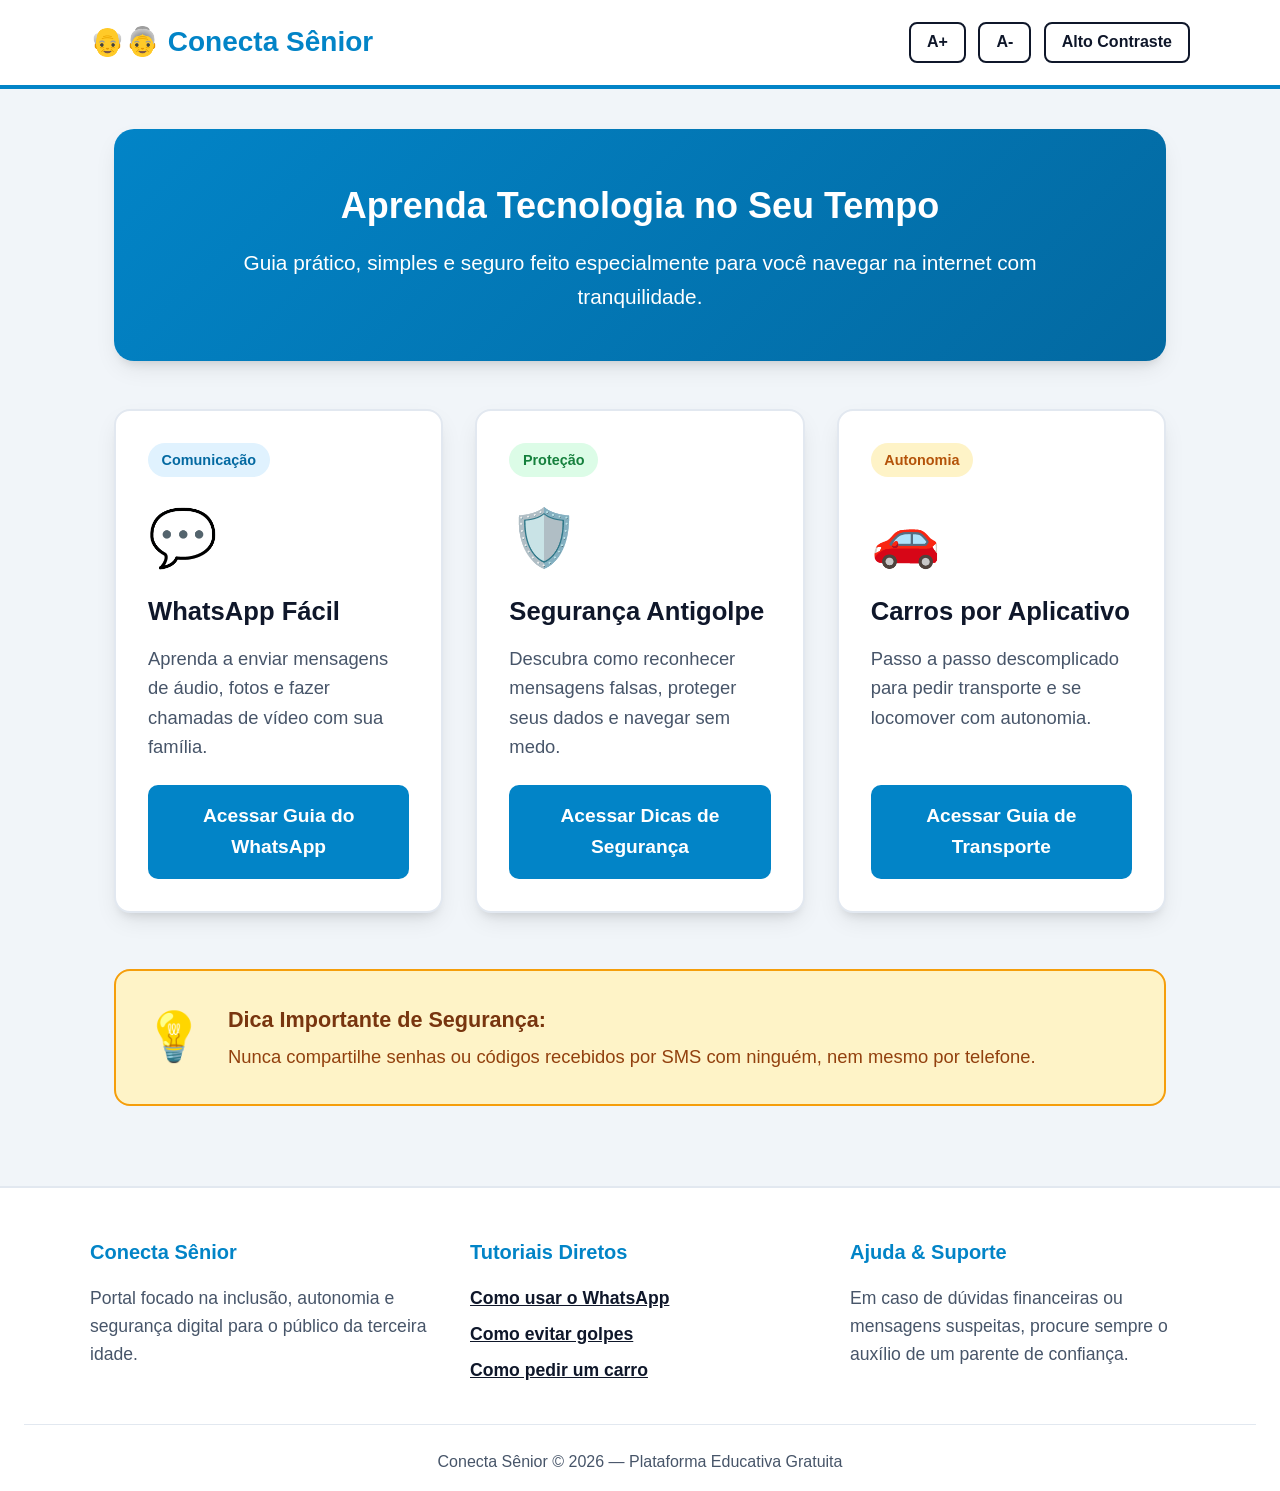
<file: index.html>
<!DOCTYPE html>
<html lang="pt-BR">
<head>
    <meta charset="UTF-8">
    <meta name="viewport" content="width=device-width, initial-scale=1.0">
    <title>Conecta Sênior - Inclusão Digital</title>
    <link rel="stylesheet" href="./style.css">
<link rel="icon" href="data:image/svg+xml,<svg xmlns=%22http://www.w3.org/2000/svg%22 viewBox=%220 0 100 100%22><text y=%22.9em%22 font-size=%2290%22>👴</text></svg>">
</head>
<body>

    <header class="header">
        <div class="header-container">
            <div class="logo">👴👵 Conecta Sênior</div>
            <div class="acessibilidade-botoes">
                <button id="btn-aumentar" title="Aumentar Fonte">A+</button>
                <button id="btn-diminuir" title="Diminuir Fonte">A-</button>
                <button id="btn-contraste" title="Alto Contraste">Alto Contraste</button>
            </div>
        </div>
    </header>

    <main class="main-container">
        <section class="banner-principal">
            <h1>Aprenda Tecnologia no Seu Tempo</h1>
            <p>Guia prático, simples e seguro feito especialmente para você navegar na internet com tranquilidade.</p>
        </section>

        <section class="grid-cards">
            <article class="card">
                <div class="card-badge">Comunicação</div>
                <div class="card-icone">💬</div>
                <h2>WhatsApp Fácil</h2>
                <p>Aprenda a enviar mensagens de áudio, fotos e fazer chamadas de vídeo com sua família.</p>
                <a href="./tutorial-whatsapp.html" class="btn-card">Acessar Guia do WhatsApp</a>
            </article>

            <article class="card">
                <div class="card-badge badge-seguranca">Proteção</div>
                <div class="card-icone">🛡️</div>
                <h2>Segurança Antigolpe</h2>
                <p>Descubra como reconhecer mensagens falsas, proteger seus dados e navegar sem medo.</p>
                <a href="./tutorial-seguranca.html" class="btn-card">Acessar Dicas de Segurança</a>
            </article>

            <article class="card">
                <div class="card-badge badge-transporte">Autonomia</div>
                <div class="card-icone">🚗</div>
                <h2>Carros por Aplicativo</h2>
                <p>Passo a passo descomplicado para pedir transporte e se locomover com autonomia.</p>
                <a href="./tutorial-transporte.html" class="btn-card">Acessar Guia de Transporte</a>
            </article>
        </section>

        <aside class="caixa-dica">
            <span class="dica-icone">💡</span>
            <div>
                <h3>Dica Importante de Segurança:</h3>
                <p>Nunca compartilhe senhas ou códigos recebidos por SMS com ninguém, nem mesmo por telefone.</p>
            </div>
        </aside>
    </main>

    <footer class="footer">
        <div class="footer-container">
            <div class="footer-coluna">
                <h3>Conecta Sênior</h3>
                <p>Portal focado na inclusão, autonomia e segurança digital para o público da terceira idade.</p>
            </div>
            <div class="footer-coluna">
                <h3>Tutoriais Diretos</h3>
                <ul>
                    <li><a href="./tutorial-whatsapp.html">Como usar o WhatsApp</a></li>
                    <li><a href="./tutorial-seguranca.html">Como evitar golpes</a></li>
                    <li><a href="./tutorial-transporte.html">Como pedir um carro</a></li>
                </ul>
            </div>
            <div class="footer-coluna">
                <h3>Ajuda & Suporte</h3>
                <p>Em caso de dúvidas financeiras ou mensagens suspeitas, procure sempre o auxílio de um parente de confiança.</p>
            </div>
        </div>
        <div class="footer-bottom">
            <p>Conecta Sênior © 2026 — Plataforma Educativa Gratuita</p>
        </div>
    </footer>

    <script src="./script.js"></script>
</body>
</html>
</file>
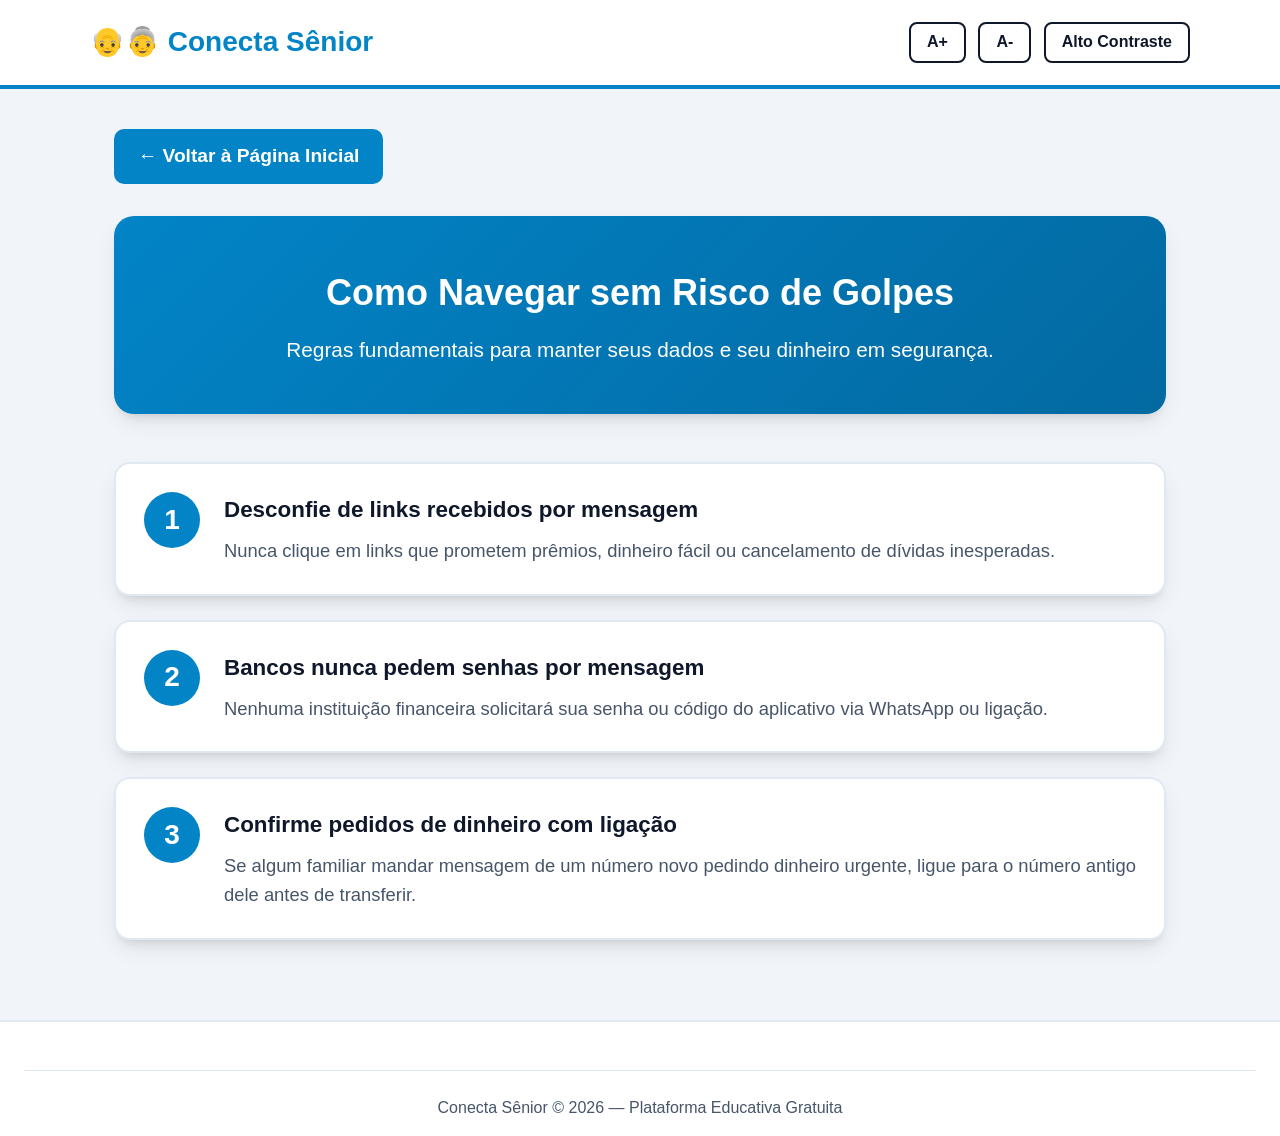
<file: tutorial-seguranca.html>
<!DOCTYPE html>
<html lang="pt-BR">
<head>
    <meta charset="UTF-8">
    <meta name="viewport" content="width=device-width, initial-scale=1.0">
    <title>Tutorial Segurança - Conecta Sênior</title>
    <link rel="stylesheet" href="./style.css">
<link rel="icon" href="data:image/svg+xml,<svg xmlns=%22http://www.w3.org/2000/svg%22 viewBox=%220 0 100 100%22><text y=%22.9em%22 font-size=%2290%22>👴</text></svg>">
</head>
<body>
    <header class="header">
        <div class="header-container">
            <div class="logo">👴👵 Conecta Sênior</div>
            <div class="acessibilidade-botoes">
                <button id="btn-aumentar">A+</button>
                <button id="btn-diminuir">A-</button>
                <button id="btn-contraste">Alto Contraste</button>
            </div>
        </div>
    </header>

    <main class="main-container">
        <a href="./index.html" class="btn-voltar">← Voltar à Página Inicial</a>

        <section class="banner-principal">
            <h1>Como Navegar sem Risco de Golpes</h1>
            <p>Regras fundamentais para manter seus dados e seu dinheiro em segurança.</p>
        </section>

        <section class="lista-passos">
            <article class="passo-item">
                <div class="passo-num">1</div>
                <div class="passo-conteudo">
                    <h2>Desconfie de links recebidos por mensagem</h2>
                    <p>Nunca clique em links que prometem prêmios, dinheiro fácil ou cancelamento de dívidas inesperadas.</p>
                </div>
            </article>

            <article class="passo-item">
                <div class="passo-num">2</div>
                <div class="passo-conteudo">
                    <h2>Bancos nunca pedem senhas por mensagem</h2>
                    <p>Nenhuma instituição financeira solicitará sua senha ou código do aplicativo via WhatsApp ou ligação.</p>
                </div>
            </article>

            <article class="passo-item">
                <div class="passo-num">3</div>
                <div class="passo-conteudo">
                    <h2>Confirme pedidos de dinheiro com ligação</h2>
                    <p>Se algum familiar mandar mensagem de um número novo pedindo dinheiro urgente, ligue para o número antigo dele antes de transferir.</p>
                </div>
            </article>
        </section>
    </main>

    <footer class="footer">
        <div class="footer-bottom">
            <p>Conecta Sênior © 2026 — Plataforma Educativa Gratuita</p>
        </div>
    </footer>
    <script src="./script.js"></script>
</body>
</html>
</file>
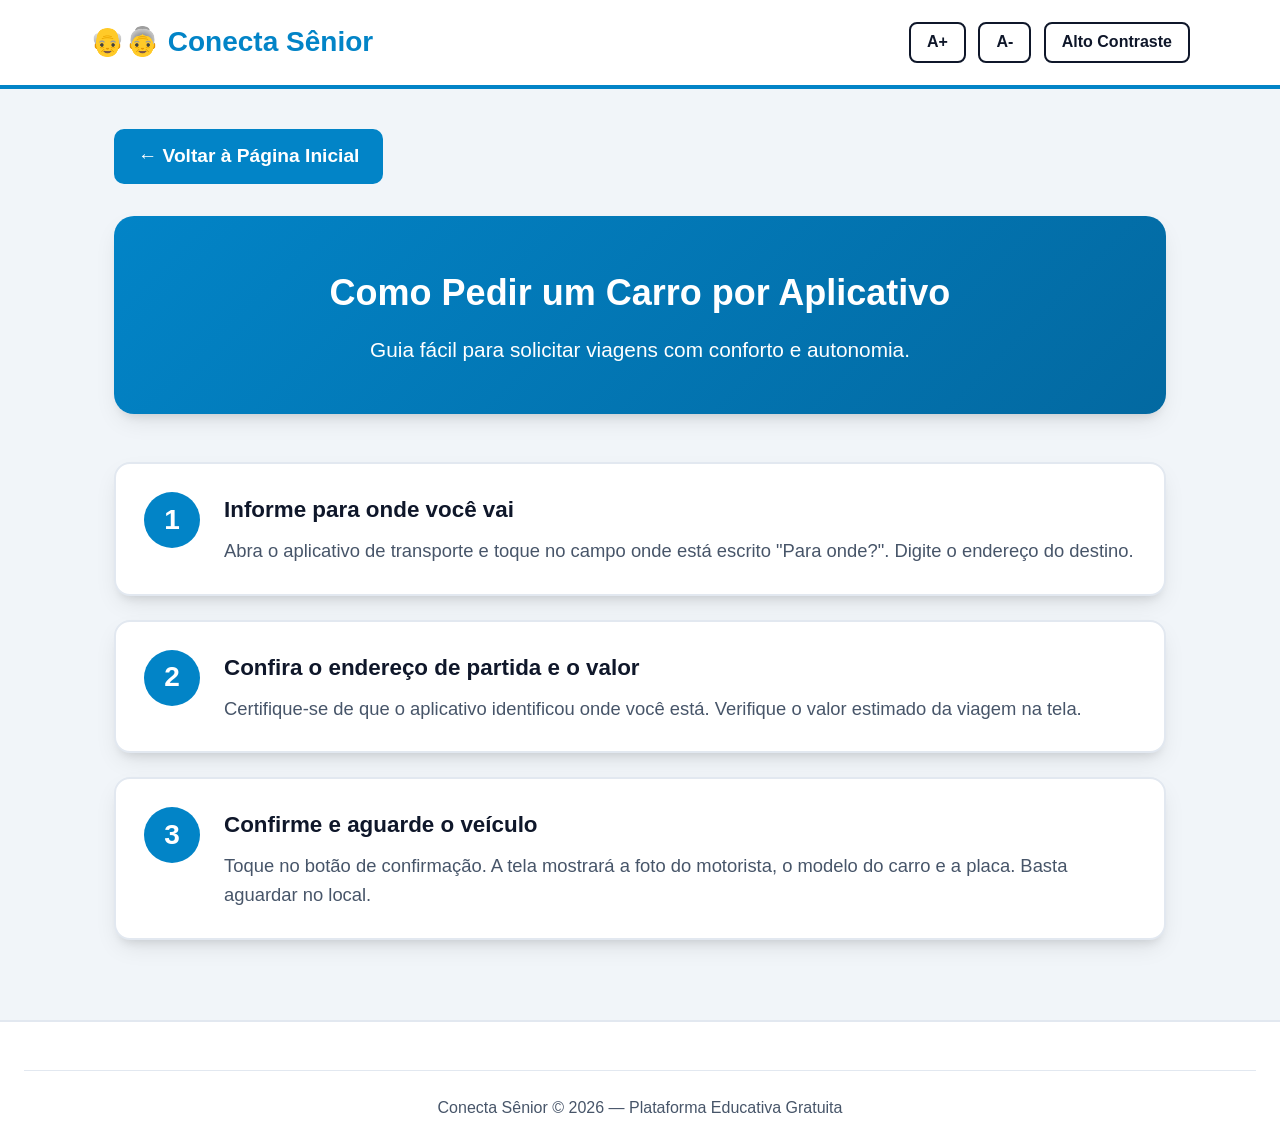
<file: tutorial-transporte.html>
<!DOCTYPE html>
<html lang="pt-BR">
<head>
    <meta charset="UTF-8">
    <meta name="viewport" content="width=device-width, initial-scale=1.0">
    <title>Tutorial Transporte - Conecta Sênior</title>
    <link rel="stylesheet" href="./style.css">
<link rel="icon" href="data:image/svg+xml,<svg xmlns=%22http://www.w3.org/2000/svg%22 viewBox=%220 0 100 100%22><text y=%22.9em%22 font-size=%2290%22>👴</text></svg>">
</head>
<body>
    <header class="header">
        <div class="header-container">
            <div class="logo">👴👵 Conecta Sênior</div>
            <div class="acessibilidade-botoes">
                <button id="btn-aumentar">A+</button>
                <button id="btn-diminuir">A-</button>
                <button id="btn-contraste">Alto Contraste</button>
            </div>
        </div>
    </header>

    <main class="main-container">
        <a href="./index.html" class="btn-voltar">← Voltar à Página Inicial</a>

        <section class="banner-principal">
            <h1>Como Pedir um Carro por Aplicativo</h1>
            <p>Guia fácil para solicitar viagens com conforto e autonomia.</p>
        </section>

        <section class="lista-passos">
            <article class="passo-item">
                <div class="passo-num">1</div>
                <div class="passo-conteudo">
                    <h2>Informe para onde você vai</h2>
                    <p>Abra o aplicativo de transporte e toque no campo onde está escrito "Para onde?". Digite o endereço do destino.</p>
                </div>
            </article>

            <article class="passo-item">
                <div class="passo-num">2</div>
                <div class="passo-conteudo">
                    <h2>Confira o endereço de partida e o valor</h2>
                    <p>Certifique-se de que o aplicativo identificou onde você está. Verifique o valor estimado da viagem na tela.</p>
                </div>
            </article>

            <article class="passo-item">
                <div class="passo-num">3</div>
                <div class="passo-conteudo">
                    <h2>Confirme e aguarde o veículo</h2>
                    <p>Toque no botão de confirmação. A tela mostrará a foto do motorista, o modelo do carro e a placa. Basta aguardar no local.</p>
                </div>
            </article>
        </section>
    </main>

    <footer class="footer">
        <div class="footer-bottom">
            <p>Conecta Sênior © 2026 — Plataforma Educativa Gratuita</p>
        </div>
    </footer>
    <script src="./script.js"></script>
</body>
</html>
</file>
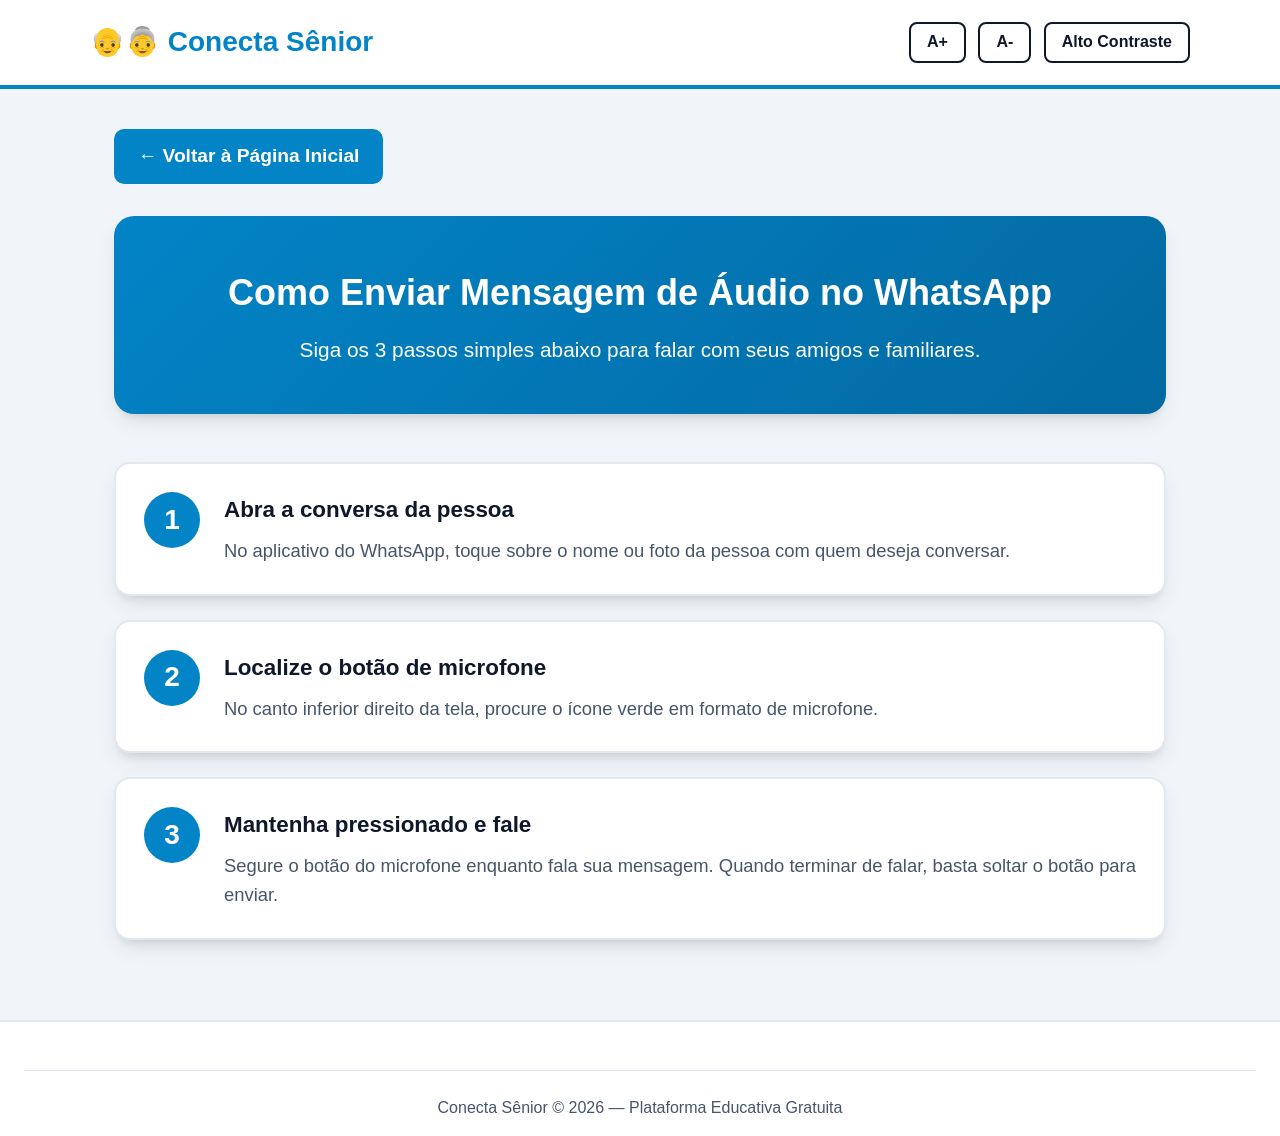
<file: tutorial-whatsapp.html>
<!DOCTYPE html>
<html lang="pt-BR">
<head>
    <meta charset="UTF-8">
    <meta name="viewport" content="width=device-width, initial-scale=1.0">
    <title>Tutorial WhatsApp - Conecta Sênior</title>
    <link rel="stylesheet" href="./style.css">
<link rel="icon" href="data:image/svg+xml,<svg xmlns=%22http://www.w3.org/2000/svg%22 viewBox=%220 0 100 100%22><text y=%22.9em%22 font-size=%2290%22>👴</text></svg>">
</head>
<body>
    <header class="header">
        <div class="header-container">
            <div class="logo">👴👵 Conecta Sênior</div>
            <div class="acessibilidade-botoes">
                <button id="btn-aumentar">A+</button>
                <button id="btn-diminuir">A-</button>
                <button id="btn-contraste">Alto Contraste</button>
            </div>
        </div>
    </header>

    <main class="main-container">
        <a href="./index.html" class="btn-voltar">← Voltar à Página Inicial</a>

        <section class="banner-principal">
            <h1>Como Enviar Mensagem de Áudio no WhatsApp</h1>
            <p>Siga os 3 passos simples abaixo para falar com seus amigos e familiares.</p>
        </section>

        <section class="lista-passos">
            <article class="passo-item">
                <div class="passo-num">1</div>
                <div class="passo-conteudo">
                    <h2>Abra a conversa da pessoa</h2>
                    <p>No aplicativo do WhatsApp, toque sobre o nome ou foto da pessoa com quem deseja conversar.</p>
                </div>
            </article>

            <article class="passo-item">
                <div class="passo-num">2</div>
                <div class="passo-conteudo">
                    <h2>Localize o botão de microfone</h2>
                    <p>No canto inferior direito da tela, procure o ícone verde em formato de microfone.</p>
                </div>
            </article>

            <article class="passo-item">
                <div class="passo-num">3</div>
                <div class="passo-conteudo">
                    <h2>Mantenha pressionado e fale</h2>
                    <p>Segure o botão do microfone enquanto fala sua mensagem. Quando terminar de falar, basta soltar o botão para enviar.</p>
                </div>
            </article>
        </section>
    </main>

    <footer class="footer">
        <div class="footer-bottom">
            <p>Conecta Sênior © 2026 — Plataforma Educativa Gratuita</p>
        </div>
    </footer>
    <script src="./script.js"></script>
</body>
</html>
</file>
<file: style.css>
/* Reseta estilos básicos do navegador */
* {
    box-sizing: border-box;
    margin: 0;
    padding: 0;
}

:root {
    --bg-pagina: #F1F5F9;
    --bg-card: #FFFFFF;
    --cor-texto: #0F172A;
    --cor-suave: #475569;
    --cor-primaria: #0284C7;
    --cor-primaria-dark: #0369A1;
    --cor-borda: #E2E8F0;
    --sombra: 0 10px 25px -5px rgba(0, 0, 0, 0.1), 0 8px 10px -6px rgba(0, 0, 0, 0.1);
}

html {
    font-size: 100%;
}

body {
    font-family: -apple-system, BlinkMacSystemFont, "Segoe UI", Roboto, Helvetica, Arial, sans-serif;
    background-color: var(--bg-pagina);
    color: var(--cor-texto);
    line-height: 1.6;
}

/* Modo Alto Contraste */
body.alto-contraste {
    --bg-pagina: #000000;
    --bg-card: #121212;
    --cor-texto: #FFFFFF;
    --cor-suave: #F1F5F9;
    --cor-primaria: #FFD700;
    --cor-primaria-dark: #FFC000;
    --cor-borda: #FFFFFF;
    --sombra: none;
}

body.alto-contraste .btn-card,
body.alto-contraste .btn-voltar,
body.alto-contraste .passo-num,
body.alto-contraste .card-badge {
    background-color: #FFD700 !important;
    color: #000000 !important;
    font-weight: bold !important;
}

body.alto-contraste .header,
body.alto-contraste .card,
body.alto-contraste .caixa-dica,
body.alto-contraste .footer {
    border-color: #FFFFFF !important;
}

/* Cabeçalho */
.header {
    background-color: var(--bg-card);
    border-bottom: 4px solid var(--cor-primaria);
    padding: 1.25rem 1.5rem;
    position: sticky;
    top: 0;
    z-index: 100;
}

.header-container {
    max-width: 1100px;
    margin: 0 auto;
    display: flex;
    justify-content: space-between;
    align-items: center;
}

.logo {
    font-size: 1.75rem;
    font-weight: 800;
    color: var(--cor-primaria);
}

.acessibilidade-botoes button {
    font-size: 1rem;
    font-weight: bold;
    padding: 0.6rem 1rem;
    margin-left: 0.5rem;
    background: var(--bg-card);
    color: var(--cor-texto);
    border: 2px solid var(--cor-texto);
    border-radius: 8px;
    cursor: pointer;
}

/* Container Principal */
.main-container {
    max-width: 1100px;
    margin: 2.5rem auto;
    padding: 0 1.5rem;
}

.banner-principal {
    background: linear-gradient(135deg, #0284C7 0%, #0369A1 100%);
    color: #FFFFFF;
    padding: 3rem 2rem;
    border-radius: 20px;
    text-align: center;
    margin-bottom: 3rem;
    box-shadow: var(--sombra);
}

.banner-principal h1 {
    font-size: 2.25rem;
    margin-bottom: 0.75rem;
}

.banner-principal p {
    font-size: 1.3rem;
    max-width: 800px;
    margin: 0 auto;
}

/* Cards */
.grid-cards {
    display: grid;
    grid-template-columns: repeat(auto-fit, minmax(300px, 1fr));
    gap: 2rem;
}

.card {
    background-color: var(--bg-card);
    border: 2px solid var(--cor-borda);
    border-radius: 16px;
    padding: 2rem;
    display: flex;
    flex-direction: column;
    box-shadow: var(--sombra);
}

.card-badge {
    align-self: flex-start;
    background-color: #E0F2FE;
    color: #0369A1;
    font-weight: 700;
    font-size: 0.9rem;
    padding: 0.35rem 0.85rem;
    border-radius: 20px;
    margin-bottom: 1rem;
}

.badge-seguranca {
    background-color: #DCFCE7;
    color: #15803D;
}

.badge-transporte {
    background-color: #FEF3C7;
    color: #B45309;
}

.card-icone {
    font-size: 3.5rem;
    margin-bottom: 0.5rem;
}

.card h2 {
    font-size: 1.6rem;
    margin-bottom: 0.75rem;
}

.card p {
    font-size: 1.15rem;
    color: var(--cor-suave);
    margin-bottom: 1.5rem;
    flex-grow: 1;
}

.btn-card, .btn-voltar {
    display: block;
    width: 100%;
    background-color: var(--cor-primaria);
    color: #FFFFFF;
    text-align: center;
    text-decoration: none;
    font-size: 1.2rem;
    font-weight: 700;
    padding: 1rem;
    border-radius: 10px;
}

.btn-voltar {
    width: auto;
    display: inline-block;
    margin-bottom: 2rem;
    padding: 0.75rem 1.5rem;
}

/* Dica de Segurança Extra */
.caixa-dica {
    margin-top: 3.5rem;
    background-color: #FEF3C7;
    border: 2px solid #F59E0B;
    border-radius: 16px;
    padding: 1.75rem;
    display: flex;
    align-items: center;
    gap: 1.5rem;
}

.dica-icone {
    font-size: 3rem;
}

.caixa-dica h3 {
    font-size: 1.35rem;
    color: #78350F;
    margin-bottom: 0.25rem;
}

.caixa-dica p {
    font-size: 1.15rem;
    color: #92400E;
}

/* Estilos de Páginas de Passo a Passo */
.lista-passos {
    display: flex;
    flex-direction: column;
    gap: 1.5rem;
}

.passo-item {
    background-color: var(--bg-card);
    border: 2px solid var(--cor-borda);
    border-radius: 16px;
    padding: 1.75rem;
    display: flex;
    align-items: flex-start;
    gap: 1.5rem;
    box-shadow: var(--sombra);
}

.passo-num {
    background-color: var(--cor-primaria);
    color: #FFFFFF;
    font-size: 1.75rem;
    font-weight: 800;
    min-width: 3.5rem;
    min-height: 3.5rem;
    border-radius: 50%;
    display: flex;
    align-items: center;
    justify-content: center;
}

.passo-conteudo h2 {
    font-size: 1.4rem;
    margin-bottom: 0.5rem;
}

.passo-conteudo p {
    font-size: 1.15rem;
    color: var(--cor-suave);
}

/* Rodapé */
.footer {
    background-color: var(--bg-card);
    border-top: 2px solid var(--cor-borda);
    margin-top: 5rem;
    padding: 3rem 1.5rem 1rem 1.5rem;
}

.footer-container {
    max-width: 1100px;
    margin: 0 auto;
    display: grid;
    grid-template-columns: repeat(auto-fit, minmax(250px, 1fr));
    gap: 2.5rem;
    margin-bottom: 2rem;
}

.footer-coluna h3 {
    font-size: 1.25rem;
    color: var(--cor-primaria);
    margin-bottom: 1rem;
}

.footer-coluna p, .footer-coluna li {
    font-size: 1.1rem;
    color: var(--cor-suave);
}

.footer-coluna ul {
    list-style: none;
}

.footer-coluna li {
    margin-bottom: 0.5rem;
}

.footer-coluna a {
    color: var(--cor-texto);
    font-weight: 600;
}

.footer-bottom {
    text-align: center;
    border-top: 1px solid var(--cor-borda);
    padding-top: 1.5rem;
    font-size: 1rem;
    color: var(--cor-suave);
}
</file>
